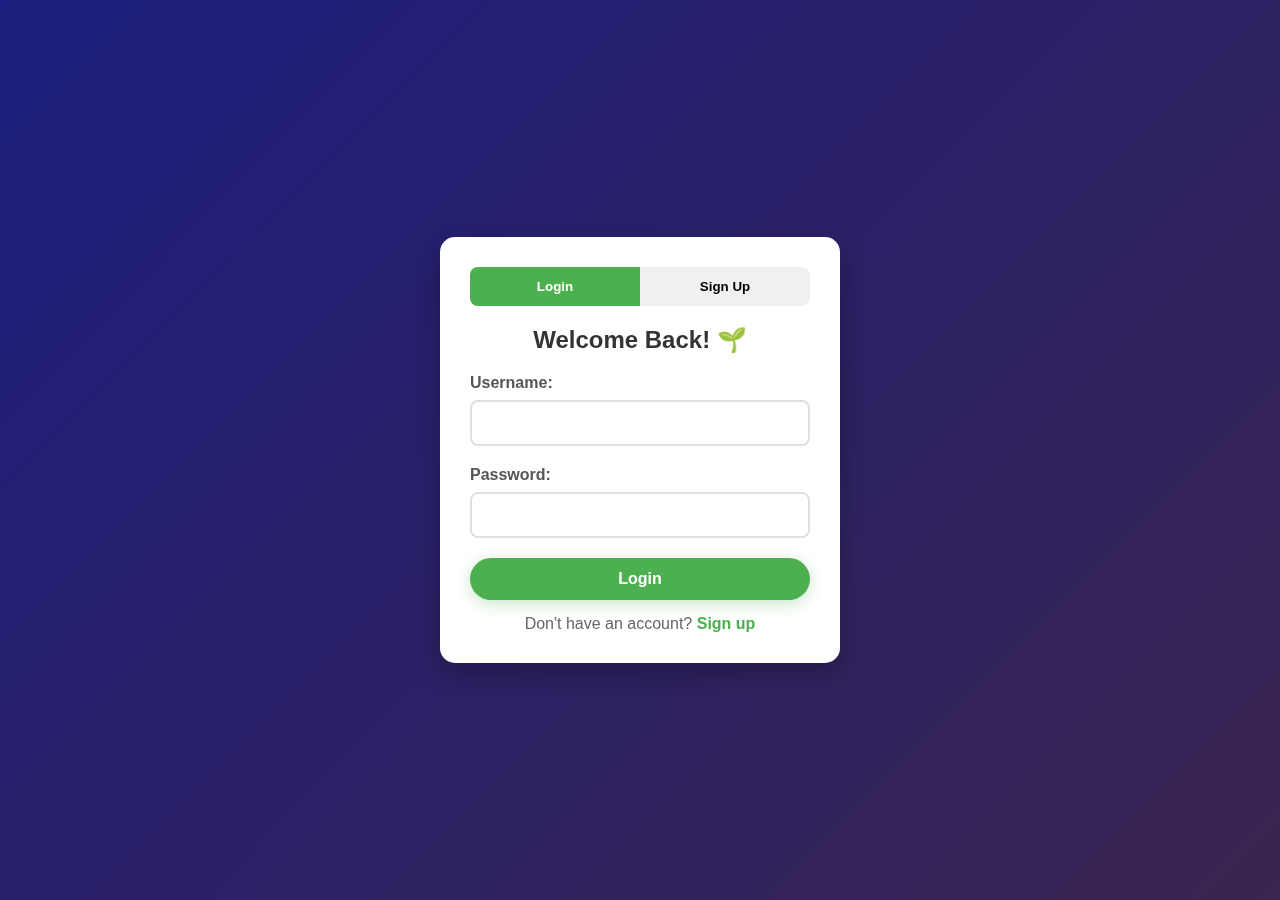
<file: index.html>
<!DOCTYPE html>
<html lang="en">
<head>
    <meta charset="UTF-8">
    <meta name="viewport" content="width=device-width, initial-scale=1.0">
    <title>StudyZen - Grow Your Focus</title>
    <link rel="stylesheet" href="css/style.css">
</head>
<body>
    <!-- Auth Modal (Shown first) -->
    <div id="auth-modal" class="modal">
        <div class="modal-content auth-content">
            <div class="auth-tabs">
                <button class="tab-btn active" data-tab="login">Login</button>
                <button class="tab-btn" data-tab="signup">Sign Up</button>
            </div>

            <!-- Login Form -->
            <form id="login-form" class="auth-form active">
                <h2>Welcome Back! 🌱</h2>
                <div class="form-group">
                    <label for="login-username">Username:</label>
                    <input type="text" id="login-username" required>
                </div>
                <div class="form-group">
                    <label for="login-password">Password:</label>
                    <input type="password" id="login-password" required>
                </div>
                <button type="submit" class="btn btn-primary btn-full">Login</button>
                <div class="auth-switch">
                    Don't have an account? <a href="#" id="show-signup">Sign up</a>
                </div>
            </form>

            <!-- Signup Form -->
            <form id="signup-form" class="auth-form">
                <h2>Join StudyZen! 🌟</h2>
                <div class="form-group">
                    <label for="signup-username">Username:</label>
                    <input type="text" id="signup-username" required minlength="3">
                    <div class="input-hint">Minimum 3 characters</div>
                </div>
                <div class="form-group">
                    <label for="signup-email">Email:</label>
                    <input type="email" id="signup-email" required>
                </div>
                <div class="form-group">
                    <label for="signup-password">Password:</label>
                    <input type="password" id="signup-password" required minlength="6">
                    <div class="input-hint">Minimum 6 characters</div>
                </div>
                <div class="form-group">
                    <label for="signup-confirm-password">Confirm Password:</label>
                    <input type="password" id="signup-confirm-password" required>
                </div>
                <button type="submit" class="btn btn-primary btn-full">Create Account</button>
                <div class="auth-switch">
                    Already have an account? <a href="#" id="show-login">Login</a>
                </div>
            </form>
        </div>
    </div>

    <!-- Main App (Hidden until logged in) -->
    <div id="app-container" class="app-container hidden">
        <!-- Header with User Info -->
        <header class="app-header">
            <div class="user-info">
                <span id="user-greeting">Hello, User!</span>
            </div>
            <h1>StudyZen <span class="plant-emoji">🌱</span></h1>
            <div class="header-actions">
                <div class="stats">
                    <span id="streak">🔥 0 days</span>
                    <span id="total-sessions">📚 0 sessions</span>
                </div>
                <button id="logout-btn" class="logout-btn">Logout</button>
            </div>
        </header>

        <!-- Settings Button -->
        <button id="settings-btn" class="settings-btn">⚙️</button>

        <!-- Settings Modal -->
        <div id="settings-modal" class="modal hidden">
            <div class="modal-content">
                <h2>Timer Settings</h2>
                <div class="setting-group">
                    <label for="focus-time">Focus Time (minutes):</label>
                    <input type="number" id="focus-time" min="1" max="60" value="25">
                </div>
                <div class="setting-group">
                    <label for="break-time">Break Time (minutes):</label>
                    <input type="number" id="break-time" min="1" max="30" value="5">
                </div>
                <div class="modal-buttons">
                    <button id="save-settings" class="btn btn-primary">Save</button>
                    <button id="close-settings" class="btn btn-secondary">Cancel</button>
                </div>
            </div>
        </div>

        <!-- Main Plant Display -->
        <div class="plant-container">
            <div class="plant-visual" id="plant-emoji">🌱</div>
            <div class="stage-name" id="stage-name">Seed</div>
            <div class="growth-bar">
                <div id="growth-progress" class="growth-progress" style="width: 0%;"></div>
            </div>
            <div class="growth-percent" id="growth-percent">0%</div>
        </div>

        <!-- Timer Section -->
        <div class="timer-section">
            <div id="timer-display" class="timer-display">25:00</div>
            <div class="session-type session-study" id="session-type">Focus Time</div>
            <div class="timer-controls">
                <button id="start-btn" class="btn btn-primary">Start Focus</button>
                <button id="pause-btn" class="btn btn-secondary" disabled>Pause</button>
                <button id="reset-btn" class="btn btn-secondary">Reset</button>
            </div>
        </div>

        <!-- Progress Section -->
        <div class="progress-section">
            <h3>Your Study Journey</h3>
            <div class="progress-stats">
                <div class="stat">
                    <span class="stat-value" id="current-stage">Seed</span>
                    <span class="stat-label">Current Plant</span>
                </div>
                <div class="stat">
                    <span class="stat-value" id="total-time">0min</span>
                    <span class="stat-label">Total Focus</span>
                </div>
                <div class="stat">
                    <span class="stat-value" id="session-count">0</span>
                    <span class="stat-label">Sessions</span>
                </div>
            </div>
        </div>

        <!-- Notification -->
        <div id="notification" class="notification hidden">
            <span id="notification-text"></span>
        </div>
    </div>

    <script src="js/storage.js"></script>
    <script src="js/auth.js"></script>
    <script src="js/plant.js"></script>
    <script src="js/timer.js"></script>
    <script src="js/app.js"></script>
</body>
</html>
</file>
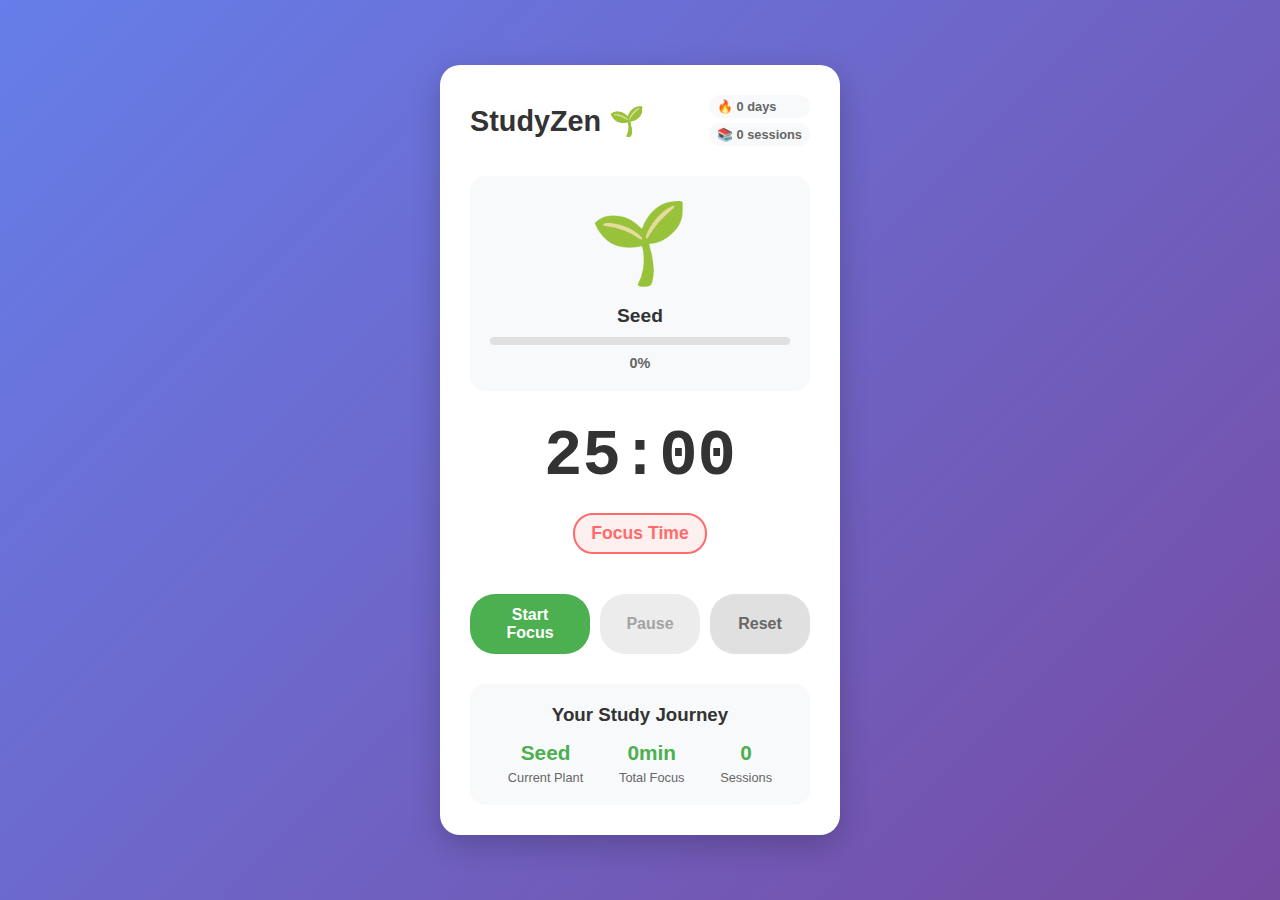
<file: test.html>
<!DOCTYPE html>
<html lang="en">
<head>
    <meta charset="UTF-8">
    <meta name="viewport" content="width=device-width, initial-scale=1.0">
    <title>StudyZen - Grow Your Focus</title>
    <style>
        /* We'll put all CSS here for simplicity */
        :root {
            --primary-color: #4CAF50;
            --secondary-color: #2196F3;
            --study-color: #FF6B6B;
            --break-color: #4ECDC4;
        }

        * {
            margin: 0;
            padding: 0;
            box-sizing: border-box;
        }

        body {
            font-family: 'Segoe UI', Tahoma, Geneva, Verdana, sans-serif;
            background: linear-gradient(135deg, #667eea 0%, #764ba2 100%);
            padding: 20px;
            min-height: 100vh;
            display: flex;
            justify-content: center;
            align-items: center;
        }

        .app-container {
            max-width: 400px;
            width: 100%;
            background: white;
            border-radius: 20px;
            padding: 30px;
            box-shadow: 0 10px 30px rgba(0,0,0,0.2);
        }

        .app-header {
            display: flex;
            justify-content: space-between;
            align-items: center;
            margin-bottom: 30px;
        }

        .app-header h1 {
            color: #333;
            font-size: 1.8rem;
        }

        .stats {
            display: flex;
            flex-direction: column;
            gap: 5px;
        }

        .stats span {
            background: #f8f9fa;
            padding: 4px 8px;
            border-radius: 12px;
            font-size: 0.8rem;
            font-weight: 600;
            color: #666;
        }

        .plant-container {
            text-align: center;
            margin: 30px 0;
            padding: 20px;
            background: #f8f9fa;
            border-radius: 15px;
        }

        .plant-visual {
            font-size: 5rem;
            margin-bottom: 15px;
            transition: all 0.5s ease;
        }

        .stage-name {
            font-size: 1.2rem;
            font-weight: 600;
            color: #333;
            margin-bottom: 10px;
        }

        .growth-bar {
            width: 100%;
            height: 8px;
            background: #e0e0e0;
            border-radius: 4px;
            overflow: hidden;
            margin: 10px 0;
        }

        .growth-progress {
            height: 100%;
            background: linear-gradient(90deg, var(--primary-color), #8BC34A);
            border-radius: 4px;
            transition: width 0.5s ease;
        }

        .growth-percent {
            font-size: 0.9rem;
            color: #666;
            font-weight: 600;
        }

        .timer-section {
            text-align: center;
            margin: 30px 0;
        }

        .timer-display {
            font-size: 4rem;
            font-weight: bold;
            font-family: 'Courier New', monospace;
            color: #333;
            margin: 20px 0;
        }

        .session-type {
            font-size: 1.1rem;
            font-weight: 600;
            padding: 8px 16px;
            border-radius: 20px;
            display: inline-block;
            margin-bottom: 20px;
        }

        .session-study {
            background: rgba(255, 107, 107, 0.1);
            color: var(--study-color);
            border: 2px solid var(--study-color);
        }

        .session-break {
            background: rgba(78, 205, 196, 0.1);
            color: var(--break-color);
            border: 2px solid var(--break-color);
        }

        .timer-controls {
            display: flex;
            gap: 10px;
            justify-content: center;
            margin-top: 20px;
        }

        .btn {
            padding: 12px 24px;
            border: none;
            border-radius: 25px;
            font-size: 1rem;
            font-weight: 600;
            cursor: pointer;
            transition: all 0.3s ease;
            min-width: 100px;
        }

        .btn-primary {
            background: var(--primary-color);
            color: white;
        }

        .btn-secondary {
            background: #e0e0e0;
            color: #666;
        }

        .btn:hover:not(:disabled) {
            transform: translateY(-2px);
            box-shadow: 0 6px 20px rgba(0,0,0,0.15);
        }

        .btn:disabled {
            opacity: 0.6;
            cursor: not-allowed;
        }

        .progress-section {
            background: #f8f9fa;
            padding: 20px;
            border-radius: 15px;
            margin-top: 20px;
        }

        .progress-section h3 {
            color: #333;
            margin-bottom: 15px;
            text-align: center;
        }

        .progress-stats {
            display: flex;
            justify-content: space-around;
            text-align: center;
        }

        .stat {
            display: flex;
            flex-direction: column;
            gap: 5px;
        }

        .stat-value {
            font-size: 1.3rem;
            font-weight: 700;
            color: var(--primary-color);
        }

        .stat-label {
            font-size: 0.8rem;
            color: #666;
        }

        .notification {
            position: fixed;
            top: 20px;
            left: 50%;
            transform: translateX(-50%);
            background: var(--primary-color);
            color: white;
            padding: 15px 25px;
            border-radius: 25px;
            box-shadow: 0 10px 30px rgba(0,0,0,0.2);
            z-index: 1000;
            font-weight: 600;
        }

        .hidden {
            display: none;
        }

        .growing {
            animation: grow 0.5s ease-in-out;
        }

        @keyframes grow {
            0% { transform: scale(1); }
            50% { transform: scale(1.1); }
            100% { transform: scale(1); }
        }

        .pulsing {
            animation: pulse 1s infinite;
        }

        @keyframes pulse {
            0% { opacity: 1; }
            50% { opacity: 0.7; }
            100% { opacity: 1; }
        }
    </style>
</head>
<body>
    <div class="app-container">
        <header class="app-header">
            <h1>StudyZen 🌱</h1>
            <div class="stats">
                <span id="streak">🔥 0 days</span>
                <span id="total-sessions">📚 0 sessions</span>
            </div>
        </header>

        <div class="plant-container">
            <div class="plant-visual" id="plant-emoji">🌱</div>
            <div class="stage-name" id="stage-name">Seed</div>
            <div class="growth-bar">
                <div id="growth-progress" class="growth-progress" style="width: 0%;"></div>
            </div>
            <div class="growth-percent" id="growth-percent">0%</div>
        </div>

        <div class="timer-section">
            <div id="timer-display" class="timer-display">25:00</div>
            <div class="session-type session-study" id="session-type">Focus Time</div>
            <div class="timer-controls">
                <button id="start-btn" class="btn btn-primary">Start Focus</button>
                <button id="pause-btn" class="btn btn-secondary" disabled>Pause</button>
                <button id="reset-btn" class="btn btn-secondary">Reset</button>
            </div>
        </div>

        <div class="progress-section">
            <h3>Your Study Journey</h3>
            <div class="progress-stats">
                <div class="stat">
                    <span class="stat-value" id="current-stage">Seed</span>
                    <span class="stat-label">Current Plant</span>
                </div>
                <div class="stat">
                    <span class="stat-value" id="total-time">0min</span>
                    <span class="stat-label">Total Focus</span>
                </div>
                <div class="stat">
                    <span class="stat-value" id="session-count">0</span>
                    <span class="stat-label">Sessions</span>
                </div>
            </div>
        </div>

        <div id="notification" class="notification hidden">
            <span id="notification-text"></span>
        </div>
    </div>

    <script>
        // All JavaScript in one file for simplicity
        class StudyZenApp {
            constructor() {
                this.stages = [
                    { name: "Seed", growth: 0, emoji: "🌱", message: "Your learning journey begins!" },
                    { name: "Sprout", growth: 20, emoji: "🌿", message: "Your plant is sprouting! Keep going!" },
                    { name: "Budding", growth: 40, emoji: "🍀", message: "Look at those buds! You're growing well!" },
                    { name: "Flowering", growth: 60, emoji: "🌴", message: "Beautiful flowers! Your dedication shows!" },
                    { name: "Mature", growth: 80, emoji: "🌳", message: "What a strong plant! You're doing amazing!" },
                    { name: "Blooming", growth: 100, emoji: "🌺", message: "Fully bloomed! You've mastered consistency!" }
                ];
                
                this.currentStage = 0;
                this.currentGrowth = 0;
                this.isRunning = false;
                this.isStudySession = true;
                this.timeLeft = 25 * 60; // 25 minutes
                this.interval = null;
                
                this.userData = this.loadProgress();
                this.initializeApp();
            }

            initializeApp() {
                // Load saved progress
                this.loadPlantProgress(this.userData.plantGrowth);
                this.updateProgressUI();
                this.setupEventListeners();
                console.log('StudyZen app initialized!');
            }

            setupEventListeners() {
                document.getElementById('start-btn').addEventListener('click', () => this.startTimer());
                document.getElementById('pause-btn').addEventListener('click', () => this.pauseTimer());
                document.getElementById('reset-btn').addEventListener('click', () => this.resetTimer());
            }

            startTimer() {
                if (!this.isRunning) {
                    this.isRunning = true;
                    this.interval = setInterval(() => this.tick(), 1000);
                    this.updateButtonStates();
                    document.getElementById('timer-display').classList.add('pulsing');
                }
            }

            pauseTimer() {
                if (this.isRunning) {
                    this.isRunning = false;
                    clearInterval(this.interval);
                    this.updateButtonStates();
                    document.getElementById('timer-display').classList.remove('pulsing');
                }
            }

            resetTimer() {
                this.pauseTimer();
                this.isStudySession = true;
                this.timeLeft = 25 * 60;
                this.updateDisplay();
                this.updateSessionType();
            }

            tick() {
                this.timeLeft--;
                this.updateDisplay();

                if (this.timeLeft <= 0) {
                    this.completeSession();
                }
            }

            completeSession() {
                clearInterval(this.interval);
                this.isRunning = false;
                
                this.playCompletionSound();
                
                if (this.isStudySession) {
                    this.growPlant(20);
                    this.userData.totalSessions += 1;
                    this.userData.totalTime += 25;
                    this.userData.lastSession = new Date().toISOString();
                    this.saveProgress();
                    this.updateProgressUI();
                }
                
                this.switchMode();
                this.updateButtonStates();
                document.getElementById('timer-display').classList.remove('pulsing');
            }

            switchMode() {
                this.isStudySession = !this.isStudySession;
                this.timeLeft = this.isStudySession ? 25 * 60 : 5 * 60;
                this.updateSessionType();
                this.updateDisplay();
            }

            updateDisplay() {
                const minutes = Math.floor(this.timeLeft / 60);
                const seconds = this.timeLeft % 60;
                document.getElementById('timer-display').textContent = 
                    `${minutes.toString().padStart(2, '0')}:${seconds.toString().padStart(2, '0')}`;
            }

            updateSessionType() {
                const sessionType = document.getElementById('session-type');
                sessionType.textContent = this.isStudySession ? 'Focus Time' : 'Break Time';
                sessionType.className = `session-type ${this.isStudySession ? 'session-study' : 'session-break'}`;
            }

            updateButtonStates() {
                const startBtn = document.getElementById('start-btn');
                const pauseBtn = document.getElementById('pause-btn');
                
                startBtn.disabled = this.isRunning;
                pauseBtn.disabled = !this.isRunning;
                startBtn.textContent = this.isRunning ? 'Running...' : 'Start Focus';
            }

            growPlant(amount = 20) {
                const oldStage = this.currentStage;
                this.currentGrowth = Math.min(100, this.currentGrowth + amount);
                this.updatePlantStage();
                
                if (oldStage !== this.currentStage) {
                    this.celebrateStageUp();
                }
                
                this.renderPlant();
                return this.currentGrowth;
            }

            updatePlantStage() {
                for (let i = this.stages.length - 1; i >= 0; i--) {
                    if (this.currentGrowth >= this.stages[i].growth) {
                        this.currentStage = i;
                        break;
                    }
                }
            }

            celebrateStageUp() {
                const stage = this.stages[this.currentStage];
                this.showNotification(`🎉 ${stage.message}`);
                
                const plantEmoji = document.getElementById('plant-emoji');
                plantEmoji.classList.add('growing');
                setTimeout(() => {
                    plantEmoji.classList.remove('growing');
                }, 1000);
            }

            showNotification(message) {
                const notification = document.getElementById('notification');
                const notificationText = document.getElementById('notification-text');
                
                notificationText.textContent = message;
                notification.classList.remove('hidden');
                
                setTimeout(() => {
                    notification.classList.add('hidden');
                }, 3000);
            }

            renderPlant() {
                document.getElementById('plant-emoji').textContent = this.stages[this.currentStage].emoji;
                document.getElementById('stage-name').textContent = this.stages[this.currentStage].name;
                document.getElementById('growth-progress').style.width = `${this.currentGrowth}%`;
                document.getElementById('growth-percent').textContent = `${Math.round(this.currentGrowth)}%`;
                document.getElementById('current-stage').textContent = this.stages[this.currentStage].name;
            }

            loadPlantProgress(growth) {
                this.currentGrowth = growth;
                this.updatePlantStage();
                this.renderPlant();
            }

            updateProgressUI() {
                document.getElementById('streak').textContent = `🔥 ${this.userData.streak} days`;
                document.getElementById('total-sessions').textContent = `📚 ${this.userData.totalSessions} sessions`;
                document.getElementById('session-count').textContent = this.userData.totalSessions;
                document.getElementById('total-time').textContent = `${this.userData.totalTime}min`;
            }

            playCompletionSound() {
                // Simple beep using Web Audio API
                try {
                    const audioContext = new (window.AudioContext || window.webkitAudioContext)();
                    const oscillator = audioContext.createOscillator();
                    const gainNode = audioContext.createGain();
                    
                    oscillator.connect(gainNode);
                    gainNode.connect(audioContext.destination);
                    
                    oscillator.frequency.value = 800;
                    oscillator.type = 'sine';
                    
                    gainNode.gain.setValueAtTime(0.3, audioContext.currentTime);
                    gainNode.gain.exponentialRampToValueAtTime(0.01, audioContext.currentTime + 0.5);
                    
                    oscillator.start(audioContext.currentTime);
                    oscillator.stop(audioContext.currentTime + 0.5);
                } catch (error) {
                    console.log('Audio not supported');
                }
            }

            // Storage methods
            loadProgress() {
                try {
                    const data = JSON.parse(localStorage.getItem('studyzen-data'));
                    if (data) {
                        return {
                            plantGrowth: data.plantGrowth || 0,
                            totalSessions: data.totalSessions || 0,
                            totalTime: data.totalTime || 0,
                            lastSession: data.lastSession || null,
                            streak: data.streak || 0
                        };
                    }
                } catch (error) {
                    console.error('Failed to load progress');
                }

                return {
                    plantGrowth: 0,
                    totalSessions: 0,
                    totalTime: 0,
                    lastSession: null,
                    streak: 0
                };
            }

            saveProgress() {
                try {
                    const saveData = {
                        plantGrowth: this.currentGrowth,
                        totalSessions: this.userData.totalSessions,
                        totalTime: this.userData.totalTime,
                        lastSession: this.userData.lastSession,
                        streak: this.userData.streak,
                        lastSave: new Date().toISOString()
                    };
                    localStorage.setItem('studyzen-data', JSON.stringify(saveData));
                    return true;
                } catch (error) {
                    console.error('Failed to save progress');
                    return false;
                }
            }
        }

        // Initialize the app when page loads
        document.addEventListener('DOMContentLoaded', () => {
            window.studyZenApp = new StudyZenApp();
        });
    </script>
</body>
</html>
</file>
<file: css/style.css>
:root {
    --primary-color: #4CAF50;
    --secondary-color: #2196F3;
    --study-color: #FF6B6B;
    --break-color: #4ECDC4;
    --modal-overlay: rgba(0, 0, 0, 0.5);
    --error-color: #f44336;
    --success-color: #4CAF50;
}

* {
    margin: 0;
    padding: 0;
    box-sizing: border-box;
}

body {
    font-family: 'Segoe UI', Tahoma, Geneva, Verdana, sans-serif;
    background: linear-gradient(135deg, #383bfc 0%, #764ba2 100%);
    padding: 20px;
    min-height: 100vh;
    display: flex;
    justify-content: center;
    align-items: center;
}

/* Auth Modal Styles */
.auth-content {
    max-width: 400px;
    width: 90%;
}

.auth-tabs {
    display: flex;
    margin-bottom: 20px;
    border-radius: 8px;
    overflow: hidden;
    background: #f0f0f0;
}

.tab-btn {
    flex: 1;
    padding: 12px;
    border: none;
    background: transparent;
    cursor: pointer;
    font-weight: 600;
    transition: all 0.3s ease;
}

.tab-btn.active {
    background: var(--primary-color);
    color: white;
}

.auth-form {
    display: none;
}

.auth-form.active {
    display: block;
}

.auth-form h2 {
    text-align: center;
    margin-bottom: 20px;
    color: #333;
}

.form-group {
    margin-bottom: 20px;
}

.form-group label {
    display: block;
    margin-bottom: 8px;
    font-weight: 600;
    color: #555;
}

.form-group input {
    width: 100%;
    padding: 12px;
    border: 2px solid #e0e0e0;
    border-radius: 8px;
    font-size: 1rem;
    transition: border-color 0.3s ease;
}

.form-group input:focus {
    outline: none;
    border-color: var(--primary-color);
}

.form-group input.error {
    border-color: var(--error-color);
}

.input-hint {
    font-size: 0.8rem;
    color: #666;
    margin-top: 5px;
}

.btn-full {
    width: 100%;
    margin-bottom: 15px;
}

.auth-switch {
    text-align: center;
    color: #666;
}

.auth-switch a {
    color: var(--primary-color);
    text-decoration: none;
    font-weight: 600;
}

.auth-switch a:hover {
    text-decoration: underline;
}

.error-message {
    color: var(--error-color);
    font-size: 0.9rem;
    margin-top: 5px;
    display: none;
}

.error-message.show {
    display: block;
}

/* App Container */
.app-container {
    max-width: 400px;
    width: 100%;
    background: white;
    border-radius: 20px;
    padding: 30px;
    box-shadow: 0 10px 30px rgba(0,0,0,0.2);
    position: relative;
}

/* Updated Header Styles */
.app-header {
    display: flex;
    justify-content: space-between;
    align-items: flex-start;
    margin-bottom: 30px;
    flex-wrap: wrap;
}

.user-info {
    width: 100%;
    margin-bottom: 10px;
}

#user-greeting {
    font-weight: 600;
    color: var(--primary-color);
    font-size: 1rem;
}

.app-header h1 {
    color: #333;
    font-size: 1.8rem;
    margin-bottom: 10px;
}

.header-actions {
    display: flex;
    align-items: center;
    gap: 15px;
}

.logout-btn {
    background: #f8f9fa;
    border: 2px solid #e0e0e0;
    padding: 8px 16px;
    border-radius: 20px;
    cursor: pointer;
    font-size: 0.9rem;
    font-weight: 600;
    color: #666;
    transition: all 0.3s ease;
}

.logout-btn:hover {
    background: #e9ecef;
    border-color: #dc3545;
    color: #dc3545;
}

.plant-emoji {
    font-size: 1.5rem;
}

.stats {
    display: flex;
    flex-direction: column;
    gap: 5px;
}

.stats span {
    background: #f8f9fa;
    padding: 4px 8px;
    border-radius: 12px;
    font-size: 0.8rem;
    font-weight: 600;
    color: #666;
}

/* Settings Button */
.settings-btn {
    position: absolute;
    top: 20px;
    right: 20px;
    background: none;
    border: none;
    font-size: 1.5rem;
    cursor: pointer;
    padding: 5px;
    border-radius: 50%;
    transition: all 0.3s ease;
}

.settings-btn:hover {
    background: #f0f0f0;
    transform: rotate(90deg);
}

/* Modal Styles */
.modal {
    position: fixed;
    top: 0;
    left: 0;
    width: 100%;
    height: 100%;
    background: var(--modal-overlay);
    display: flex;
    justify-content: center;
    align-items: center;
    z-index: 1000;
}

.modal-content {
    background: white;
    padding: 30px;
    border-radius: 15px;
    box-shadow: 0 10px 30px rgba(0,0,0,0.3);
    max-width: 400px;
    width: 90%;
}

.modal-content h2 {
    margin-bottom: 20px;
    color: #333;
    text-align: center;
}

.setting-group {
    margin-bottom: 20px;
}

.setting-group label {
    display: block;
    margin-bottom: 8px;
    font-weight: 600;
    color: #555;
}

.setting-group input {
    width: 100%;
    padding: 12px;
    border: 2px solid #e0e0e0;
    border-radius: 8px;
    font-size: 1rem;
    transition: border-color 0.3s ease;
}

.setting-group input:focus {
    outline: none;
    border-color: var(--primary-color);
}

.modal-buttons {
    display: flex;
    gap: 10px;
    justify-content: center;
    margin-top: 20px;
}

/* Plant Container */
.plant-container {
    text-align: center;
    margin: 30px 0;
    padding: 20px;
    background: #f8f9fa;
    border-radius: 15px;
}

.plant-visual {
    font-size: 5rem;
    margin-bottom: 15px;
    transition: all 0.5s ease;
    filter: drop-shadow(0 4px 8px rgba(0,0,0,0.1));
}

.stage-name {
    font-size: 1.2rem;
    font-weight: 600;
    color: #333;
    margin-bottom: 10px;
}

.growth-bar {
    width: 100%;
    height: 8px;
    background: #e0e0e0;
    border-radius: 4px;
    overflow: hidden;
    margin: 10px 0;
}

.growth-progress {
    height: 100%;
    background: linear-gradient(90deg, var(--primary-color), #8BC34A);
    border-radius: 4px;
    transition: width 0.5s ease;
}

.growth-percent {
    font-size: 0.9rem;
    color: #666;
    font-weight: 600;
}

/* Timer Section */
.timer-section {
    text-align: center;
    margin: 30px 0;
}

.timer-display {
    font-size: 4rem;
    font-weight: bold;
    font-family: 'Courier New', monospace;
    color: #333;
    margin: 20px 0;
    text-shadow: 0 2px 4px rgba(0,0,0,0.1);
}

.session-type {
    font-size: 1.1rem;
    font-weight: 600;
    padding: 8px 16px;
    border-radius: 20px;
    display: inline-block;
    margin-bottom: 20px;
}

.session-study {
    background: rgba(255, 107, 107, 0.1);
    color: var(--study-color);
    border: 2px solid var(--study-color);
}

.session-break {
    background: rgba(78, 205, 196, 0.1);
    color: var(--break-color);
    border: 2px solid var(--break-color);
}

.timer-controls {
    display: flex;
    gap: 10px;
    justify-content: center;
    margin-top: 20px;
}

.btn {
    padding: 12px 24px;
    border: none;
    border-radius: 25px;
    font-size: 1rem;
    font-weight: 600;
    cursor: pointer;
    transition: all 0.3s ease;
    min-width: 100px;
}

.btn-primary {
    background: var(--primary-color);
    color: white;
    box-shadow: 0 4px 15px rgba(76, 175, 80, 0.3);
}

.btn-secondary {
    background: #e0e0e0;
    color: #666;
}

.btn:hover:not(:disabled) {
    transform: translateY(-2px);
    box-shadow: 0 6px 20px rgba(0,0,0,0.15);
}

.btn:active {
    transform: translateY(0);
}

.btn:disabled {
    opacity: 0.6;
    cursor: not-allowed;
    transform: none;
}

/* Progress Section */
.progress-section {
    background: #f8f9fa;
    padding: 20px;
    border-radius: 15px;
    margin-top: 20px;
}

.progress-section h3 {
    color: #333;
    margin-bottom: 15px;
    text-align: center;
    font-size: 1.1rem;
}

.progress-stats {
    display: flex;
    justify-content: space-around;
    text-align: center;
}

.stat {
    display: flex;
    flex-direction: column;
    gap: 5px;
}

.stat-value {
    font-size: 1.3rem;
    font-weight: 700;
    color: var(--primary-color);
}

.stat-label {
    font-size: 0.8rem;
    color: #666;
    font-weight: 500;
}

/* Notification */
.notification {
    position: fixed;
    top: 20px;
    left: 50%;
    transform: translateX(-50%);
    background: var(--primary-color);
    color: white;
    padding: 15px 25px;
    border-radius: 25px;
    box-shadow: 0 10px 30px rgba(0,0,0,0.2);
    z-index: 1000;
    font-weight: 600;
    transition: all 0.3s ease;
}

/* Utility Classes */
.hidden {
    display: none !important;
}

.growing {
    animation: grow 0.5s ease-in-out;
}

@keyframes grow {
    0% { transform: scale(1); }
    50% { transform: scale(1.1); }
    100% { transform: scale(1); }
}

.pulsing {
    animation: pulse 1s infinite;
}

@keyframes pulse {
    0% { opacity: 1; }
    50% { opacity: 0.7; }
    100% { opacity: 1; }
}

/* Responsive Design */
@media (max-width: 480px) {
    body {
        padding: 10px;
    }
    
    .app-container {
        padding: 20px;
    }
    
    .app-header {
        flex-direction: column;
        align-items: center;
        text-align: center;
    }
    
    .header-actions {
        flex-direction: column;
        gap: 10px;
    }
    
    .timer-display {
        font-size: 3rem;
    }
    
    .plant-visual {
        font-size: 4rem;
    }
    
    .btn {
        padding: 10px 20px;
        min-width: 80px;
        font-size: 0.9rem;
    }
    
    .progress-stats {
        flex-direction: column;
        gap: 15px;
    }
    
    .modal-content {
        padding: 20px;
        margin: 20px;
    }
}
</file>
